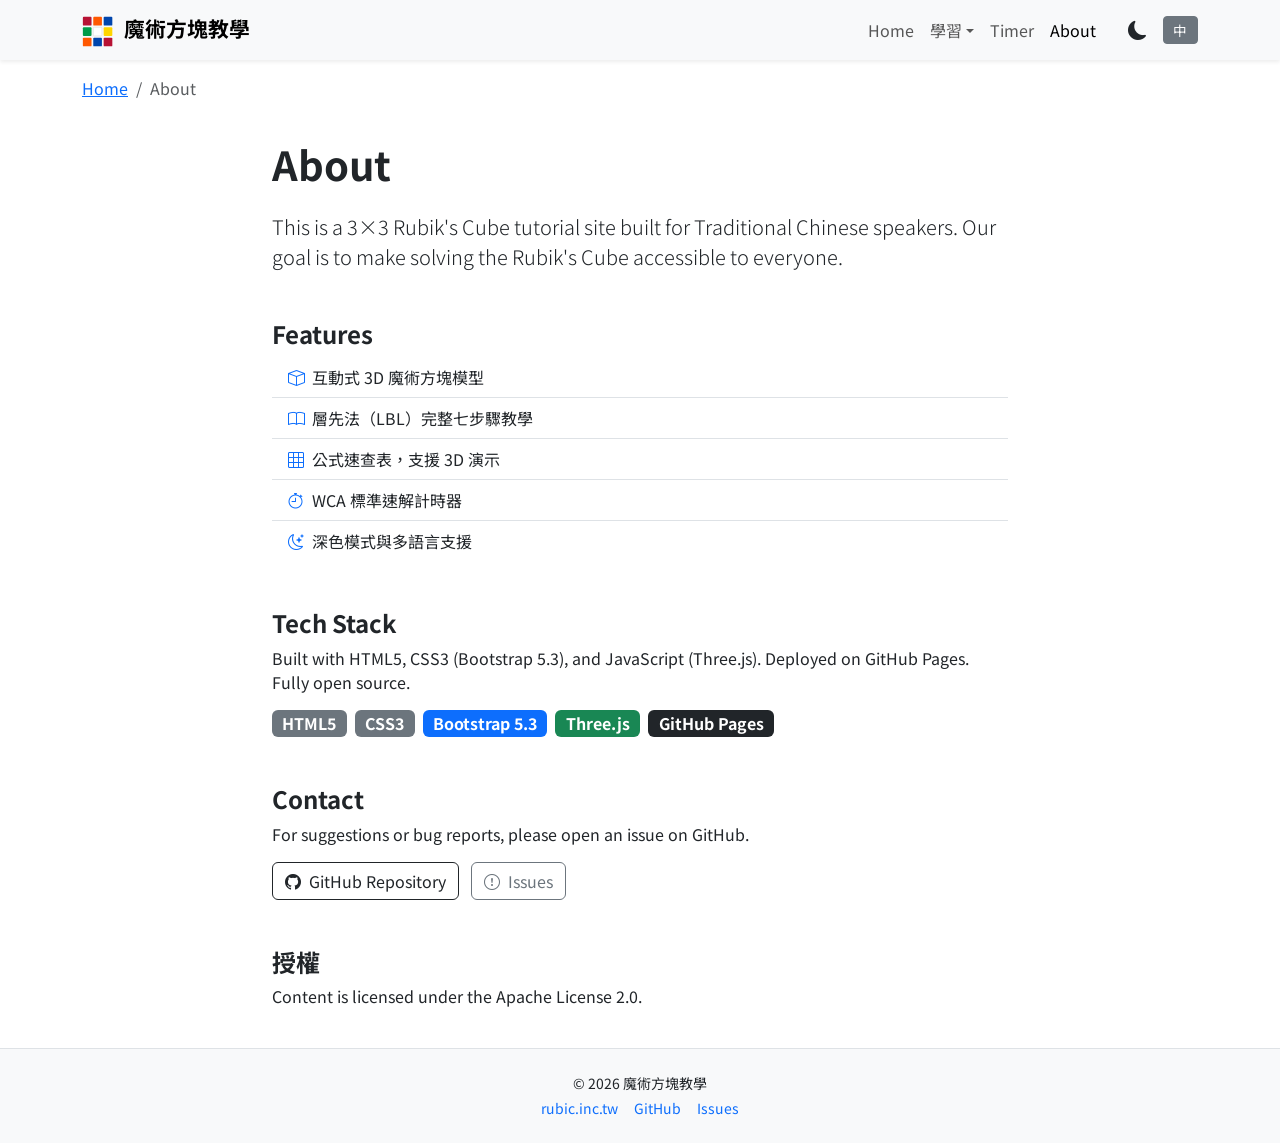
<file: about.html>
<!DOCTYPE html>
<html lang="zh-TW" data-bs-theme="light">
<head>
  <meta charset="utf-8">
  <meta name="viewport" content="width=device-width, initial-scale=1">
  <title>關於 — 3×3 魔術方塊教學網站</title>
  <meta name="description" content="關於本站：一個專為繁體中文使用者打造的 3×3 魔術方塊教學網站，使用 Three.js 互動 3D 模型，完全開源。">
  <meta name="keywords" content="關於,魔術方塊教學,開源,Three.js,Bootstrap">
  <link rel="canonical" href="https://rubic.inc.tw/about.html">

  <meta property="og:type" content="website">
  <meta property="og:title" content="關於 — 3×3 魔術方塊教學網站">
  <meta property="og:description" content="專為繁體中文使用者打造的互動式魔術方塊教學。">
  <meta property="og:image" content="https://rubic.inc.tw/img/og-image.png">
  <meta property="og:url" content="https://rubic.inc.tw/about.html">
  <meta property="og:locale" content="zh_TW">

  <link rel="icon" type="image/svg+xml" href="img/favicon.svg">
  <link href="https://cdn.jsdelivr.net/npm/bootstrap@5.3.8/dist/css/bootstrap.min.css" rel="stylesheet" integrity="sha384-sRIl4kxILFvY47J16cr9ZwB07vP4J8+LH7qKQnuqkuIAvNWLzeN8tE5YBujZqJLB" crossorigin="anonymous">
  <link href="https://cdn.jsdelivr.net/npm/bootstrap-icons@1.11.3/font/bootstrap-icons.min.css" rel="stylesheet">
  <link rel="preconnect" href="https://fonts.googleapis.com">
  <link rel="preconnect" href="https://fonts.gstatic.com" crossorigin>
  <link href="https://fonts.googleapis.com/css2?family=Noto+Sans+TC:wght@400;700;900&display=swap" rel="stylesheet">
  <link href="css/style.css" rel="stylesheet">

  <script type="application/ld+json">
  {
    "@context": "https://schema.org",
    "@type": "BreadcrumbList",
    "itemListElement": [
      {"@type": "ListItem", "position": 1, "name": "首頁", "item": "https://rubic.inc.tw/"},
      {"@type": "ListItem", "position": 2, "name": "關於", "item": "https://rubic.inc.tw/about.html"}
    ]
  }
  </script>
</head>
<body>

  <!-- Navbar -->
  <nav class="navbar navbar-expand-lg sticky-top bg-body-tertiary shadow-sm">
    <div class="container">
      <a class="navbar-brand" href="index.html">
        <svg class="cube-icon" viewBox="0 0 36 36" aria-hidden="true">
          <rect x="1" y="1" width="10" height="10" rx="1" fill="#b71234"/>
          <rect x="13" y="1" width="10" height="10" rx="1" fill="#ff5800"/>
          <rect x="25" y="1" width="10" height="10" rx="1" fill="#0046ad"/>
          <rect x="1" y="13" width="10" height="10" rx="1" fill="#009b48"/>
          <rect x="13" y="13" width="10" height="10" rx="1" fill="#ffffff" stroke="#ccc" stroke-width="0.5"/>
          <rect x="25" y="13" width="10" height="10" rx="1" fill="#ffd500"/>
          <rect x="1" y="25" width="10" height="10" rx="1" fill="#ff5800"/>
          <rect x="13" y="25" width="10" height="10" rx="1" fill="#0046ad"/>
          <rect x="25" y="25" width="10" height="10" rx="1" fill="#b71234"/>
        </svg>
        <span>魔術方塊教學</span>
      </a>
      <button class="navbar-toggler" type="button" data-bs-toggle="collapse" data-bs-target="#main-nav" aria-controls="main-nav" aria-expanded="false" aria-label="切換導航列">
        <span class="navbar-toggler-icon"></span>
      </button>
      <div class="collapse navbar-collapse" id="main-nav">
        <ul class="navbar-nav ms-auto mb-2 mb-lg-0">
          <li class="nav-item"><a class="nav-link" href="index.html" data-i18n="nav.home">首頁</a></li>
          <li class="nav-item dropdown">
            <a class="nav-link dropdown-toggle" href="#" role="button" data-bs-toggle="dropdown" aria-expanded="false">學習</a>
            <ul class="dropdown-menu">
              <li><h6 class="dropdown-header">基礎</h6></li>
              <li><a class="dropdown-item" href="tutorial.html">符號教學</a></li>
              <li><a class="dropdown-item" href="solve.html">層先法解題</a></li>
              <li><hr class="dropdown-divider"></li>
              <li><h6 class="dropdown-header">進階</h6></li>
              <li><a class="dropdown-item" href="algorithms.html">公式速查表</a></li>
            </ul>
          </li>
          <li class="nav-item"><a class="nav-link" href="timer.html" data-i18n="nav.timer">計時器</a></li>
          <li class="nav-item"><a class="nav-link active" aria-current="page" href="about.html" data-i18n="nav.about">關於</a></li>
        </ul>
        <div class="d-flex align-items-center ms-lg-3 gap-2">
          <button id="theme-toggle-btn" class="theme-toggle" type="button" aria-label="切換深色模式"><i class="bi bi-moon-fill"></i></button>
          <button id="lang-toggle-btn" class="btn btn-outline-secondary btn-sm lang-toggle" type="button" data-lang-switch="en">EN</button>
        </div>
      </div>
    </div>
  </nav>

  <!-- Breadcrumb -->
  <nav aria-label="breadcrumb" class="container mt-3">
    <ol class="breadcrumb">
      <li class="breadcrumb-item"><a href="index.html" data-i18n="nav.home">首頁</a></li>
      <li class="breadcrumb-item active" aria-current="page" data-i18n="nav.about">關於</li>
    </ol>
  </nav>

  <main class="container py-4">
    <div class="row justify-content-center">
      <div class="col-lg-8">
        <h1 class="fw-bold mb-4" data-i18n="about.title">關於本站</h1>

        <section class="mb-5">
          <p class="lead" data-i18n="about.desc">
            這是一個專為繁體中文使用者打造的 3×3 魔術方塊教學網站。我們的目標是讓每個人都能輕鬆學會還原魔術方塊。
          </p>
        </section>

        <section class="mb-5">
          <h2 class="h4 fw-bold" data-i18n="about.features_title">特色功能</h2>
          <ul class="list-group list-group-flush">
            <li class="list-group-item"><i class="bi bi-box text-primary me-2"></i>互動式 3D 魔術方塊模型</li>
            <li class="list-group-item"><i class="bi bi-book text-primary me-2"></i>層先法（LBL）完整七步驟教學</li>
            <li class="list-group-item"><i class="bi bi-grid-3x3 text-primary me-2"></i>公式速查表，支援 3D 演示</li>
            <li class="list-group-item"><i class="bi bi-stopwatch text-primary me-2"></i>WCA 標準速解計時器</li>
            <li class="list-group-item"><i class="bi bi-moon-stars text-primary me-2"></i>深色模式與多語言支援</li>
          </ul>
        </section>

        <section class="mb-5">
          <h2 class="h4 fw-bold" data-i18n="about.tech_title">技術架構</h2>
          <p data-i18n="about.tech">
            本站使用 HTML5、CSS3（Bootstrap 5.3）、JavaScript（Three.js）開發，部署於 GitHub Pages，完全開源。
          </p>
          <div class="d-flex flex-wrap gap-2">
            <span class="badge bg-secondary fs-6">HTML5</span>
            <span class="badge bg-secondary fs-6">CSS3</span>
            <span class="badge bg-primary fs-6">Bootstrap 5.3</span>
            <span class="badge bg-success fs-6">Three.js</span>
            <span class="badge bg-dark fs-6">GitHub Pages</span>
          </div>
        </section>

        <section class="mb-5">
          <h2 class="h4 fw-bold" data-i18n="about.contact_title">聯絡我們</h2>
          <p data-i18n="about.contact">如有建議或問題，歡迎透過 GitHub Issues 反映。</p>
          <a href="https://github.com/raymond180/rubic/" class="btn btn-outline-dark" target="_blank" rel="noopener noreferrer">
            <i class="bi bi-github me-1"></i> GitHub Repository
          </a>
          <a href="https://github.com/raymond180/rubic/issues" class="btn btn-outline-secondary ms-2" target="_blank" rel="noopener noreferrer">
            <i class="bi bi-exclamation-circle me-1"></i> Issues
          </a>
        </section>

        <section>
          <h2 class="h4 fw-bold">授權</h2>
          <p data-i18n="about.license">本站內容以 Apache License 2.0 授權釋出。詳見 <a href="https://github.com/raymond180/rubic/blob/main/LICENSE" target="_blank" rel="noopener noreferrer">LICENSE</a>。</p>
        </section>
      </div>
    </div>
  </main>

  <!-- Footer -->
  <footer class="py-4 bg-body-tertiary border-top">
    <div class="container text-center">
      <p class="mb-1">© 2026 魔術方塊教學</p>
      <div class="d-flex justify-content-center gap-3">
        <a href="https://rubic.inc.tw/index.html">rubic.inc.tw</a>
        <a href="https://github.com/raymond180/rubic/" target="_blank" rel="noopener noreferrer">GitHub</a>
        <a href="https://github.com/raymond180/rubic/issues" target="_blank" rel="noopener noreferrer">Issues</a>
      </div>
    </div>
  </footer>

  <!-- Scripts -->
  <script src="https://cdn.jsdelivr.net/npm/bootstrap@5.3.8/dist/js/bootstrap.bundle.min.js" integrity="sha384-FKyoEForCGlyvwx9Hj09JcYn3nv7wiPVlz7YYwJrWVcXK/BmnVDxM+D2scQbITxI" crossorigin="anonymous"></script>
  <script src="js/theme.js"></script>
  <script src="js/i18n.js"></script>
</body>
</html>
</file>
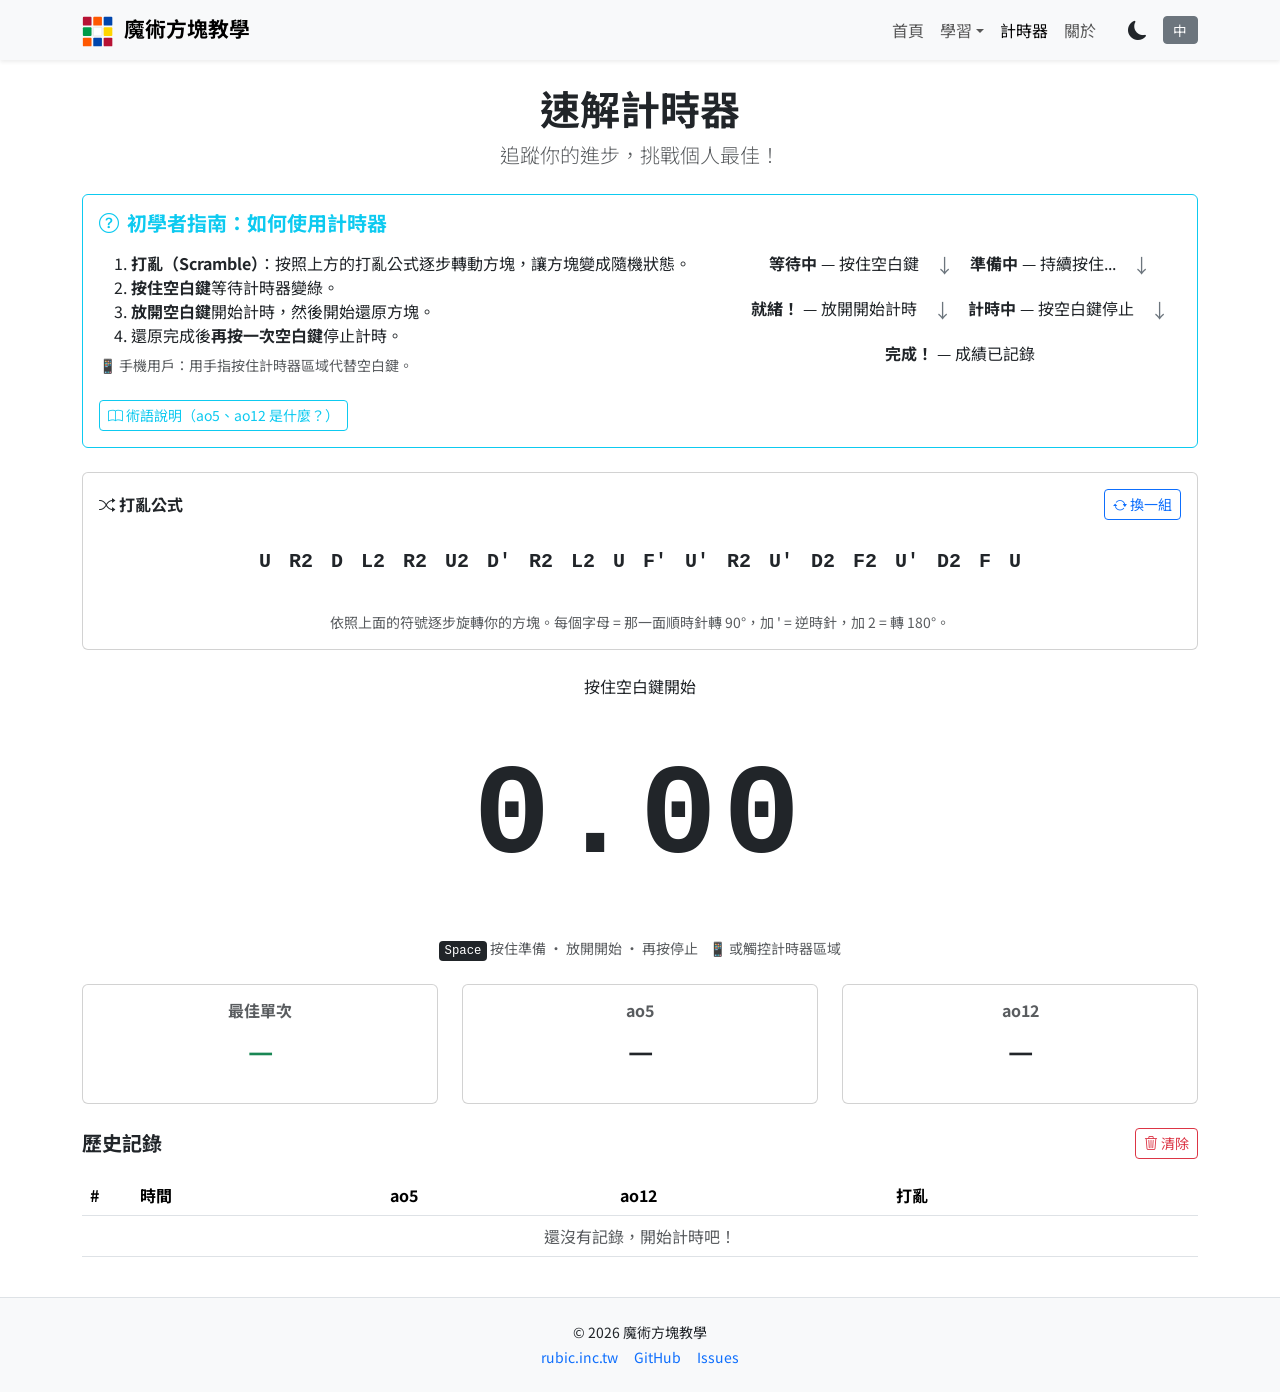
<file: timer.html>
<!DOCTYPE html>
<html lang="zh-TW" data-bs-theme="light">
<head>
  <meta charset="utf-8">
  <meta name="viewport" content="width=device-width, initial-scale=1">
  <title>計時器 — 3×3 魔術方塊速解計時與統計</title>
  <meta name="description" content="魔術方塊速解計時器，支援 WCA 打亂公式、ao5/ao12 統計、深色模式。初學者友善介面，邊練邊進步。">
  <meta name="keywords" content="魔術方塊計時器,速解,ao5,ao12,scramble,計時">
  <link rel="canonical" href="https://rubic.inc.tw/timer.html">
  <meta property="og:type" content="website">
  <meta property="og:title" content="魔術方塊計時器">
  <meta property="og:url" content="https://rubic.inc.tw/timer.html">
  <link rel="icon" type="image/svg+xml" href="img/favicon.svg">
  <link href="https://cdn.jsdelivr.net/npm/bootstrap@5.3.8/dist/css/bootstrap.min.css" rel="stylesheet" integrity="sha384-sRIl4kxILFvY47J16cr9ZwB07vP4J8+LH7qKQnuqkuIAvNWLzeN8tE5YBujZqJLB" crossorigin="anonymous">
  <link href="https://cdn.jsdelivr.net/npm/bootstrap-icons@1.11.3/font/bootstrap-icons.min.css" rel="stylesheet">
  <link rel="preconnect" href="https://fonts.googleapis.com">
  <link rel="preconnect" href="https://fonts.gstatic.com" crossorigin>
  <link href="https://fonts.googleapis.com/css2?family=Noto+Sans+TC:wght@400;700;900&display=swap" rel="stylesheet">
  <link href="css/style.css" rel="stylesheet">
</head>
<body>

  <!-- Navbar -->
  <nav class="navbar navbar-expand-lg sticky-top bg-body-tertiary shadow-sm">
    <div class="container">
      <a class="navbar-brand" href="index.html">
        <svg class="cube-icon" viewBox="0 0 36 36" aria-hidden="true"><rect x="1" y="1" width="10" height="10" rx="1" fill="#b71234"/><rect x="13" y="1" width="10" height="10" rx="1" fill="#ff5800"/><rect x="25" y="1" width="10" height="10" rx="1" fill="#0046ad"/><rect x="1" y="13" width="10" height="10" rx="1" fill="#009b48"/><rect x="13" y="13" width="10" height="10" rx="1" fill="#ffffff" stroke="#ccc" stroke-width="0.5"/><rect x="25" y="13" width="10" height="10" rx="1" fill="#ffd500"/><rect x="1" y="25" width="10" height="10" rx="1" fill="#ff5800"/><rect x="13" y="25" width="10" height="10" rx="1" fill="#0046ad"/><rect x="25" y="25" width="10" height="10" rx="1" fill="#b71234"/></svg>
        <span>魔術方塊教學</span>
      </a>
      <button class="navbar-toggler" type="button" data-bs-toggle="collapse" data-bs-target="#main-nav"><span class="navbar-toggler-icon"></span></button>
      <div class="collapse navbar-collapse" id="main-nav">
        <ul class="navbar-nav ms-auto mb-2 mb-lg-0">
          <li class="nav-item"><a class="nav-link" href="index.html">首頁</a></li>
          <li class="nav-item dropdown">
            <a class="nav-link dropdown-toggle" href="#" role="button" data-bs-toggle="dropdown" aria-expanded="false">學習</a>
            <ul class="dropdown-menu">
              <li><h6 class="dropdown-header">基礎</h6></li>
              <li><a class="dropdown-item" href="tutorial.html">符號教學</a></li>
              <li><a class="dropdown-item" href="solve.html">層先法解題</a></li>
              <li><hr class="dropdown-divider"></li>
              <li><h6 class="dropdown-header">進階</h6></li>
              <li><a class="dropdown-item" href="algorithms.html">公式速查表</a></li>
            </ul>
          </li>
          <li class="nav-item"><a class="nav-link active" aria-current="page" href="timer.html">計時器</a></li>
          <li class="nav-item"><a class="nav-link" href="about.html">關於</a></li>
        </ul>
        <div class="d-flex align-items-center ms-lg-3 gap-2">
          <button id="theme-toggle-btn" class="theme-toggle" type="button" aria-label="切換深色模式"><i class="bi bi-moon-fill"></i></button>
          <button id="lang-toggle-btn" class="btn btn-outline-secondary btn-sm lang-toggle" type="button" data-lang-switch="en">EN</button>
        </div>
      </div>
    </div>
  </nav>

  <main class="container py-4">
    <header class="text-center mb-4">
      <h1 class="fw-bold">速解計時器</h1>
      <p class="lead text-body-secondary">追蹤你的進步，挑戰個人最佳！</p>
    </header>

    <!-- 給初學者的使用說明 -->
    <section class="mb-4" id="timer-guide">
      <div class="card border-info">
        <div class="card-body">
          <h2 class="h5 fw-bold text-info mb-3"><i class="bi bi-question-circle me-2"></i>初學者指南：如何使用計時器</h2>
          <div class="row g-3">
            <div class="col-md-7">
              <ol class="mb-2">
                <li><strong>打亂（Scramble）</strong>：按照上方的打亂公式逐步轉動方塊，讓方塊變成隨機狀態。</li>
                <li><strong>按住空白鍵</strong>等待計時器變綠。</li>
                <li><strong>放開空白鍵</strong>開始計時，然後開始還原方塊。</li>
                <li>還原完成後<strong>再按一次空白鍵</strong>停止計時。</li>
              </ol>
              <p class="text-body-secondary small">📱 手機用戶：用手指按住計時器區域代替空白鍵。</p>
            </div>
            <div class="col-md-5">
              <!-- 視覺狀態圖 -->
              <div class="timer-state-guide">
                <div class="state-item" data-state="idle">
                  <span class="state-dot idle"></span>
                  <span><strong>等待中</strong> — 按住空白鍵</span>
                </div>
                <div class="state-arrow">↓</div>
                <div class="state-item" data-state="holding">
                  <span class="state-dot holding"></span>
                  <span><strong>準備中</strong> — 持續按住...</span>
                </div>
                <div class="state-arrow">↓</div>
                <div class="state-item" data-state="ready">
                  <span class="state-dot ready"></span>
                  <span><strong>就緒！</strong> — 放開開始計時</span>
                </div>
                <div class="state-arrow">↓</div>
                <div class="state-item" data-state="running">
                  <span class="state-dot running"></span>
                  <span><strong>計時中</strong> — 按空白鍵停止</span>
                </div>
                <div class="state-arrow">↓</div>
                <div class="state-item" data-state="stopped">
                  <span class="state-dot stopped"></span>
                  <span><strong>完成！</strong> — 成績已記錄</span>
                </div>
              </div>
            </div>
          </div>
          <div class="mt-2">
            <button class="btn btn-sm btn-outline-info" data-bs-toggle="collapse" data-bs-target="#terms-explain">
              <i class="bi bi-book me-1"></i>術語說明（ao5、ao12 是什麼？）
            </button>
            <div class="collapse mt-2" id="terms-explain">
              <div class="card card-body small">
                <ul class="mb-0">
                  <li><strong>ao5（Average of 5）</strong>：最近 5 次成績中，去掉最好和最差的，取中間 3 次的平均。這是比賽中最常用的指標。</li>
                  <li><strong>ao12（Average of 12）</strong>：最近 12 次成績中，去掉最好和最差的，取中間 10 次的平均。用來衡量穩定度。</li>
                  <li><strong>PB（Personal Best）</strong>：個人最佳紀錄。</li>
                  <li><strong>DNF（Did Not Finish）</strong>：未完成，即沒有成功還原。在比賽中會被視為最差成績。</li>
                  <li><strong>+2</strong>：在比賽中，如果還原時差一步（差 45° 以內），加罰 2 秒。</li>
                </ul>
              </div>
            </div>
          </div>
        </div>
      </div>
    </section>

    <!-- 打亂公式 -->
    <section class="scramble-section text-center mb-4">
      <div class="card">
        <div class="card-body">
          <div class="d-flex justify-content-between align-items-center mb-2">
            <h2 class="h6 fw-bold mb-0"><i class="bi bi-shuffle me-1"></i>打亂公式</h2>
            <button class="btn btn-sm btn-outline-primary" id="new-scramble"><i class="bi bi-arrow-repeat"></i> 換一組</button>
          </div>
          <p class="scramble-display fs-5 fw-bold font-monospace" id="scramble-text">R U F' L2 D B' R2 U' F D2 L' B R U2 F' D L2 B' U R2</p>
          <p class="small text-body-secondary mb-0">依照上面的符號逐步旋轉你的方塊。每個字母 = 那一面順時針轉 90°，加 ' = 逆時針，加 2 = 轉 180°。</p>
        </div>
      </div>
    </section>

    <!-- 計時器主體 -->
    <section class="timer-main text-center mb-4" id="timer-area" tabindex="0">
      <div class="timer-status-indicator mb-2">
        <span class="state-dot idle" id="timer-state-dot"></span>
        <span id="timer-state-text">按住空白鍵開始</span>
      </div>
      <div class="timer-display" id="timer-display">0.00</div>
      <p class="small text-body-secondary mt-2">
        <kbd>Space</kbd> 按住準備 · 放開開始 · 再按停止
        <span class="d-block d-md-inline ms-md-2">📱 或觸控計時器區域</span>
      </p>
    </section>

    <!-- 統計與歷史 -->
    <div class="row g-4">
      <div class="col-md-4">
        <div class="card h-100">
          <div class="card-body text-center">
            <h3 class="h6 fw-bold text-body-secondary">最佳單次</h3>
            <p class="fs-3 fw-bold text-success" id="stat-best">—</p>
          </div>
        </div>
      </div>
      <div class="col-md-4">
        <div class="card h-100">
          <div class="card-body text-center">
            <h3 class="h6 fw-bold text-body-secondary">ao5</h3>
            <p class="fs-3 fw-bold" id="stat-ao5">—</p>
          </div>
        </div>
      </div>
      <div class="col-md-4">
        <div class="card h-100">
          <div class="card-body text-center">
            <h3 class="h6 fw-bold text-body-secondary">ao12</h3>
            <p class="fs-3 fw-bold" id="stat-ao12">—</p>
          </div>
        </div>
      </div>
    </div>

    <!-- 歷史記錄 -->
    <section class="mt-4">
      <div class="d-flex justify-content-between align-items-center mb-3">
        <h3 class="h5 fw-bold mb-0">歷史記錄</h3>
        <button class="btn btn-sm btn-outline-danger" id="clear-history"><i class="bi bi-trash3"></i> 清除</button>
      </div>
      <div class="table-responsive">
        <table class="table table-hover align-middle" id="history-table">
          <thead>
            <tr>
              <th style="width:50px">#</th>
              <th>時間</th>
              <th>ao5</th>
              <th>ao12</th>
              <th>打亂</th>
              <th style="width:60px"></th>
            </tr>
          </thead>
          <tbody id="history-body">
            <tr><td colspan="6" class="text-center text-body-secondary">還沒有記錄，開始計時吧！</td></tr>
          </tbody>
        </table>
      </div>
    </section>
  </main>

  <footer class="py-4 bg-body-tertiary border-top">
    <div class="container text-center">
      <p class="mb-1">© 2026 魔術方塊教學</p>
      <div class="d-flex justify-content-center gap-3">
        <a href="https://rubic.inc.tw/index.html">rubic.inc.tw</a>
        <a href="https://github.com/raymond180/rubic/" target="_blank" rel="noopener noreferrer">GitHub</a>
        <a href="https://github.com/raymond180/rubic/issues" target="_blank" rel="noopener noreferrer">Issues</a>
      </div>
    </div>
  </footer>

  <script src="https://cdn.jsdelivr.net/npm/bootstrap@5.3.8/dist/js/bootstrap.bundle.min.js" integrity="sha384-FKyoEForCGlyvwx9Hj09JcYn3nv7wiPVlz7YYwJrWVcXK/BmnVDxM+D2scQbITxI" crossorigin="anonymous"></script>
  <script src="js/theme.js"></script>
  <script src="js/i18n.js"></script>
  <script src="js/timer.js" defer></script>
</body>
</html>
</file>
<file: css/style.css>
/* ============================================================
   魔術方塊教學網站 — 全站自訂樣式
   ============================================================ */

:root {
  --cube-white: #ffffff;
  --cube-yellow: #ffd500;
  --cube-red: #b71234;
  --cube-orange: #ff5800;
  --cube-blue: #0046ad;
  --cube-green: #009b48;
  --cube-black: #1a1a1a;
  --cube-gray: #808080;
  --hero-gradient-start: #1a1a2e;
  --hero-gradient-end: #16213e;
  --font-family-base: "Noto Sans TC", sans-serif;
  --transition-speed: 0.3s;
}

html { scroll-behavior: smooth; }
body { font-family: var(--font-family-base); min-height: 100vh; display: flex; flex-direction: column; }
main { flex: 1; }

/* --- Navbar --- */
.navbar { transition: background-color var(--transition-speed); }
.navbar-brand { font-weight: 700; font-size: 1.3rem; }
.navbar-brand .cube-icon { display: inline-block; width: 1.5em; height: 1.5em; margin-right: 0.3em; vertical-align: middle; }
.theme-toggle { background: none; border: none; padding: 0.25rem 0.5rem; font-size: 1.2rem; cursor: pointer; color: inherit; transition: transform var(--transition-speed); }
.theme-toggle:hover { transform: scale(1.15); }
.lang-toggle { font-size: 0.85rem; padding: 0.2rem 0.6rem; }

/* --- Hero --- */
.hero-section { background: linear-gradient(135deg, var(--hero-gradient-start), var(--hero-gradient-end)); color: #fff; padding: 5rem 0 4rem; position: relative; overflow: hidden; }
.hero-section h1 { font-weight: 900; font-size: clamp(2rem, 5vw, 3.5rem); }
.hero-section .lead { font-size: clamp(1rem, 2.5vw, 1.4rem); opacity: 0.9; }
#hero-cube-canvas { position: absolute; top: 0; left: 0; width: 100%; height: 100%; opacity: 0.25; pointer-events: none; }

/* --- Three.js 方塊容器 --- */
.cube-container { position: relative; width: 100%; aspect-ratio: 1/1; max-width: 500px; margin: 0 auto; border-radius: 0.75rem; overflow: hidden; }
.cube-container canvas { display: block; width: 100% !important; height: 100% !important; }
[data-bs-theme="dark"] .cube-container { background-color: #1e1e2e; }
[data-bs-theme="light"] .cube-container { background-color: #f0f2f5; }

/* --- 步驟演示控制列 --- */
.cube-controls { display: flex; align-items: center; justify-content: center; gap: 0.5rem; flex-wrap: wrap; padding: 0.75rem 0; }
.cube-controls .btn { min-width: 2.5rem; }
.speed-control { display: flex; align-items: center; gap: 0.5rem; font-size: 0.85rem; }
.speed-control input[type="range"] { width: 80px; }
.step-progress { font-size: 0.85rem; font-weight: 600; white-space: nowrap; }

/* --- 教學步驟卡片 --- */
.tutorial-step-card { border-left: 4px solid var(--bs-primary); transition: border-color var(--transition-speed), box-shadow var(--transition-speed); }
.tutorial-step-card:hover { box-shadow: 0 0.25rem 0.75rem rgba(0,0,0,0.1); }
.tutorial-step-card.active { border-left-color: var(--cube-red); }

/* --- 公式標記 --- */
.move-notation { display: inline-block; font-family: "Fira Code","Consolas",monospace; font-weight: 700; font-size: 1.1rem; background: var(--bs-secondary-bg); padding: 0.15rem 0.5rem; border-radius: 0.3rem; margin: 0.1rem; cursor: pointer; transition: background-color var(--transition-speed), transform 0.15s; user-select: none; }
.move-notation:hover { background: var(--bs-primary); color: #fff; transform: scale(1.08); }

/* --- 公式卡片 --- */
.algorithm-card { transition: transform var(--transition-speed), box-shadow var(--transition-speed); }
.algorithm-card:hover { transform: translateY(-2px); box-shadow: 0 0.5rem 1rem rgba(0,0,0,0.12); }
.algorithm-card .algo-moves { font-family: "Fira Code","Consolas",monospace; font-size: 1rem; letter-spacing: 0.03em; }
.algo-filter-btn.active { font-weight: 700; }
.algo-search { max-width: 400px; }

/* ====== 2D 方塊展開圖 ====== */
.cube-face-svg { display: inline-block; }
.cube-face-svg rect.sticker { rx: 2; ry: 2; stroke: #333; stroke-width: 0.8; }
[data-bs-theme="dark"] .cube-face-svg rect.sticker { stroke: #555; }

/* 方塊展開十字圖 */
.cube-net { display: inline-grid; grid-template-columns: auto auto auto auto; grid-template-rows: auto auto auto; gap: 2px; justify-items: center; align-items: center; }
.cube-net .face-placeholder { width: 78px; height: 78px; }

/* 色彩圖例 */
.color-swatch { display: inline-block; width: 28px; height: 28px; border-radius: 4px; border: 2px solid #333; vertical-align: middle; margin-right: 0.4rem; }
[data-bs-theme="dark"] .color-swatch { border-color: #666; }

/* 方塊解剖圖 — 零件類型標注 */
.piece-label { font-size: 0.7rem; font-weight: 700; fill: #fff; text-anchor: middle; dominant-baseline: central; pointer-events: none; }
.piece-badge { display: inline-flex; align-items: center; justify-content: center; width: 2rem; height: 2rem; border-radius: 50%; font-weight: 700; font-size: 0.75rem; color: #fff; }
.piece-badge.center { background: var(--cube-blue); }
.piece-badge.edge { background: var(--cube-green); }
.piece-badge.corner { background: var(--cube-red); }

/* ====== 計時器 ====== */
.timer-display { font-family: "Fira Code","Consolas",monospace; font-size: clamp(3rem,12vw,8rem); font-weight: 700; text-align: center; padding: 1rem; letter-spacing: 0.05em; user-select: none; transition: color var(--transition-speed), background-color var(--transition-speed); border-radius: 1rem; cursor: pointer; }
.timer-display.ready { color: var(--cube-green); }
.timer-display.running { color: var(--cube-red); }
.scramble-display { font-family: "Fira Code","Consolas",monospace; font-size: clamp(1rem,3vw,1.4rem); text-align: center; padding: 1rem; border-radius: 0.5rem; word-spacing: 0.3em; line-height: 1.8; }
.stats-table th { font-weight: 600; white-space: nowrap; }

/* 計時器狀態視覺指引 */
.timer-state-guide { display: flex; justify-content: center; gap: 1rem; flex-wrap: wrap; margin-bottom: 1.5rem; }
.timer-state-guide .state-step { text-align: center; padding: 0.75rem; border-radius: 0.5rem; background: var(--bs-tertiary-bg); min-width: 100px; position: relative; }
.timer-state-guide .state-step.active-state { outline: 2px solid var(--bs-primary); outline-offset: 2px; }
.timer-state-guide .state-step .state-icon { font-size: 1.5rem; display: block; margin-bottom: 0.3rem; }
.timer-state-guide .state-step .state-label { font-size: 0.75rem; font-weight: 600; }
.timer-state-guide .state-arrow { display: flex; align-items: center; font-size: 1.2rem; color: var(--bs-secondary); }

/* 解釋卡片 */
.explain-card { background: var(--bs-tertiary-bg); border-radius: 0.5rem; padding: 1rem; font-size: 0.9rem; }

/* --- FAQ --- */
.faq-section .accordion-button { font-weight: 600; }

/* --- Footer --- */
footer { font-size: 0.875rem; }
footer a { text-decoration: none; }
footer a:hover { text-decoration: underline; }

/* --- 符號說明 --- */
.notation-grid { display: grid; grid-template-columns: repeat(auto-fill, minmax(120px, 1fr)); gap: 0.75rem; }
.notation-item, .notation-demo-item { text-align: center; padding: 0.75rem; border-radius: 0.5rem; background: var(--bs-tertiary-bg); transition: background-color var(--transition-speed), transform 0.15s, box-shadow 0.15s; cursor: pointer; user-select: none; }
.notation-item .symbol, .notation-demo-item .symbol { font-family: "Fira Code","Consolas",monospace; font-size: 1.5rem; font-weight: 700; }
.notation-item .label, .notation-demo-item .label { font-size: 0.8rem; opacity: 0.8; }
.notation-demo-item:hover { transform: scale(1.05); box-shadow: 0 0.25rem 0.5rem rgba(0,0,0,0.12); }
.notation-demo-item.active { background: var(--bs-primary); color: #fff; transform: scale(1.08); }
.notation-demo-item .mnemonic { font-size: 0.75rem; color: var(--bs-secondary-color); margin-top: 0.25rem; }
.notation-demo-item.active .mnemonic { color: rgba(255,255,255,0.85); }

/* --- 階段標籤 --- */
.phase-badge, .phase-badge-sm { display: inline-block; padding: 0.3rem 0.75rem; border-radius: 2rem; font-weight: 700; font-size: 0.85rem; color: #fff; }
.phase-badge-sm { padding: 0.15rem 0.5rem; font-size: 0.75rem; }
.phase-1 { background: #fff; color: #333; border: 2px solid #ccc; }
.phase-2 { background: #009b48; }
.phase-3 { background: #ffd500; color: #333; }
.phase-flip { background: linear-gradient(135deg, #fff 50%, #ffd500 50%); color: #333; border: 2px solid #ccc; }

/* --- 階段分隔線 --- */
.phase-divider { display: flex; align-items: center; gap: 0.75rem; padding: 0.75rem 1rem; margin-bottom: 1rem; border-radius: 0.5rem; background: var(--bs-tertiary-bg); border-left: 4px solid var(--bs-primary); }
.phase-divider.phase-1 { border-left-color: #aaa; }
.phase-divider.phase-2 { border-left-color: #009b48; }
.phase-divider.phase-3 { border-left-color: #ffd500; }
.phase-divider.phase-flip { border-left-color: #ff5800; background: linear-gradient(135deg, rgba(255,255,255,0.05), rgba(255,213,0,0.1)); }
.phase-divider .phase-label { font-weight: 900; font-size: 1rem; }
.phase-divider .phase-desc { font-size: 0.85rem; color: var(--bs-secondary-color); }

/* --- 情境項目 --- */
.scenario-item { padding: 0.75rem; border-radius: 0.5rem; background: var(--bs-tertiary-bg); }

/* --- 翻轉提示 --- */
.flip-notice { /* inherits step-content display */ }

/* --- 色塊小圓 --- */
.color-swatch-sm { display: inline-block; width: 14px; height: 14px; border-radius: 3px; border: 1.5px solid #666; vertical-align: middle; margin: 0 0.15rem; }

/* --- 階段總覽 --- */
.phase-overview { padding: 1rem; border-radius: 0.5rem; background: var(--bs-tertiary-bg); }

/* --- 步驟導航列（置頂） --- */
.step-nav-bar { padding: 1rem; border-radius: 0.5rem; background: var(--bs-tertiary-bg); border: 1px solid var(--bs-border-color); }
.step-nav-bar .btn.active { font-weight: 700; }

/* --- Before/After 2D 圖示 --- */
.before-after-diagram { overflow-x: auto; }
.diagram-pair { display: inline-flex; align-items: center; gap: 0.5rem; }
.diagram-pair-sm { gap: 0.3rem; }
.diagram-box { text-align: center; }
.diagram-label { font-size: 0.7rem; font-weight: 700; color: var(--bs-secondary-color); margin-bottom: 0.2rem; }
.diagram-caption { font-size: 0.7rem; color: var(--bs-secondary-color); margin-top: 0.2rem; }
.diagram-arrow { color: var(--bs-secondary-color); font-size: 1.2rem; padding: 0 0.2rem; }

/* 旋轉箭頭在符號 SVG 中 */
.notation-arrow { stroke: var(--bs-primary); fill: none; stroke-width: 2.5; stroke-linecap: round; }
.notation-arrow-head { fill: var(--bs-primary); }

/* --- 動畫 --- */
.fade-in-up { opacity: 0; transform: translateY(20px); animation: fadeInUp 0.6s ease forwards; }
@keyframes fadeInUp { to { opacity: 1; transform: translateY(0); } }
.fade-in-up:nth-child(2) { animation-delay: 0.1s; }
.fade-in-up:nth-child(3) { animation-delay: 0.2s; }
.fade-in-up:nth-child(4) { animation-delay: 0.3s; }

/* --- 演示狀態指示 --- */
.demo-status { text-align: center; min-height: 1.5em; font-size: 0.9rem; font-weight: 600; margin-top: 0.5rem; transition: opacity 0.3s; }
.demo-status:empty { opacity: 0; }

/* --- 響應式 --- */
@media (max-width: 767.98px) {
  .hero-section { padding: 3rem 0 2.5rem; text-align: center; }
  .cube-container { max-width: 320px; }
  .cube-controls { gap: 0.3rem; }
  .timer-state-guide { gap: 0.5rem; }
  .timer-state-guide .state-step { min-width: 70px; padding: 0.5rem; }
  .timer-state-guide .state-step .state-icon { font-size: 1.2rem; }
}
@media (min-width: 768px) and (max-width: 991.98px) {
  .cube-container { max-width: 400px; }
}

/* --- 無障礙 --- */
@media (prefers-reduced-motion: reduce) {
  *, *::before, *::after { animation-duration: 0.01ms !important; animation-iteration-count: 1 !important; transition-duration: 0.01ms !important; }
  html { scroll-behavior: auto; }
}
</file>
